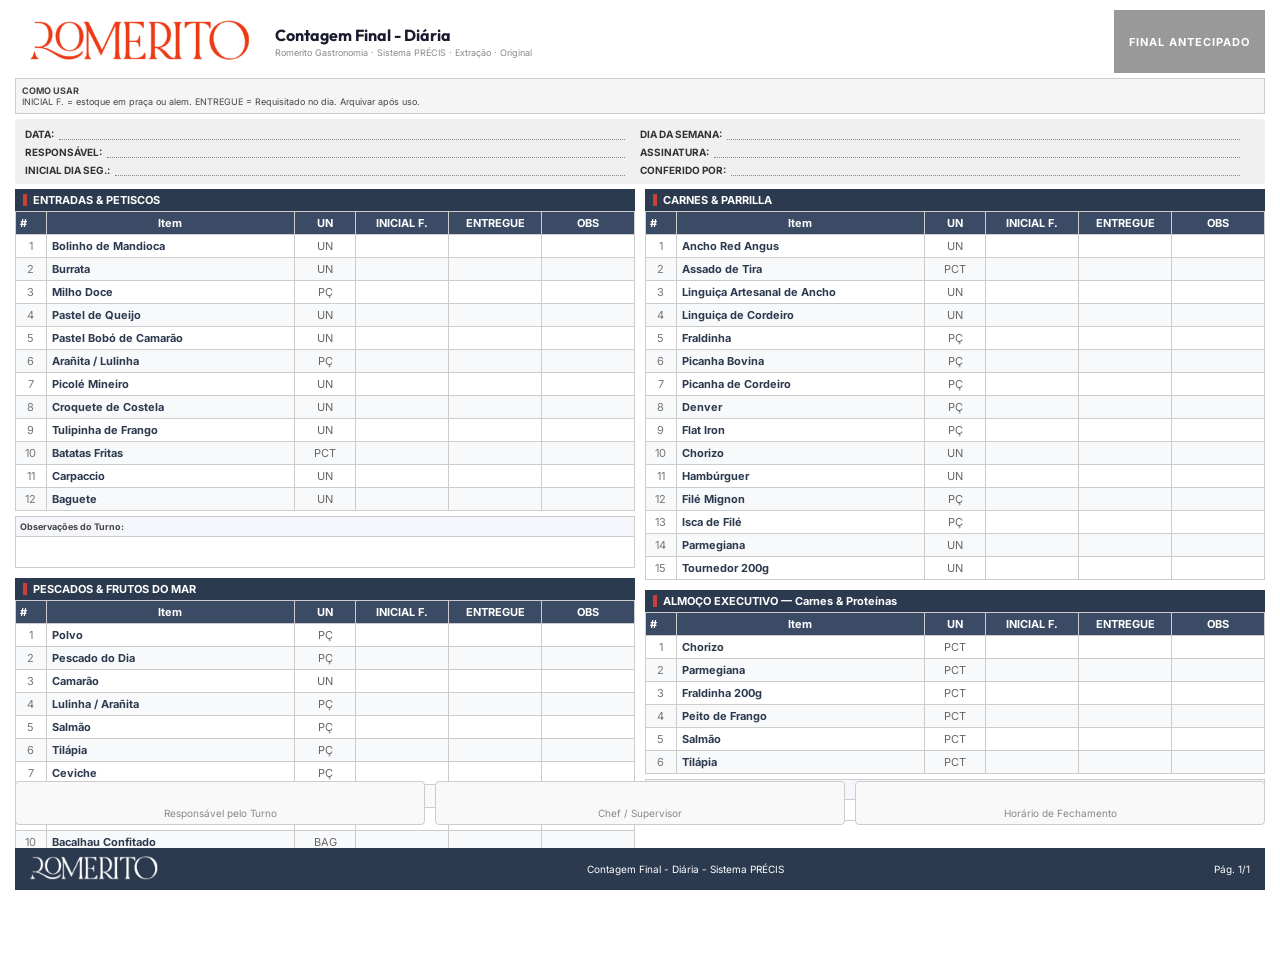
<file: imprimir_contagem_unica.html>
<!DOCTYPE html>
<html lang="pt-BR">
<head>
    <meta charset="UTF-8">
    <title>Contagem Final - Diária (Folha Única)</title>
    <link href="https://fonts.googleapis.com/css2?family=Inter:wght@400;500;600&family=Outfit:wght@500;600;700&display=swap" rel="stylesheet">
    <style>
        body { font-family: 'Inter', 'Segoe UI', Tahoma, Geneva, Verdana, sans-serif; font-size: 11px; color: #333; margin: 0; padding: 0; background-color: #e0e0e0; }
        .print-page { background-color: #ffffff; padding: 10px 15px; position: relative; display: block; box-sizing: border-box; }
        .header-container { display: flex; justify-content: space-between; align-items: stretch; margin-bottom: 5px; }
        .logo-box { padding: 10px 15px; display: flex; align-items: center; justify-content: center; }
        .header-title-box { text-align: left; flex: 1; padding-left: 10px; display: flex; flex-direction: column; justify-content: center; }
        .header-title-box h2 { margin: 0; font-size: 16px; color: #1a1a2e; font-family: 'Outfit', sans-serif; }
        .header-title-box p { margin: 2px 0 0 0; font-size: 9px; color: #888; }
        .header-badge { background-color: #999; color: white; padding: 0 15px; display: flex; align-items: center; justify-content: center; font-weight: bold; font-size: 11px; letter-spacing: 1px; }
        
        .info-grid { display: flex; flex-direction: column; gap: 5px; margin-bottom: 5px; }
        .info-box-full { border: 1px solid #ccc; padding: 6px; font-size: 9px; color: #444; }
        
        .info-box { background-color: #f0f0f0; padding: 8px 10px; margin-bottom: 5px; border-radius: 4px; font-size: 10px; display: flex; flex-direction: column; gap: 5px; }
        .info-row { display: flex; justify-content: space-between; }
        .info-item { flex: 1; font-weight: bold; display: flex; align-items: center; }
        .info-line { font-weight: normal; border-bottom: 1px dotted #888; flex: 1; display: inline-block; margin-left: 5px; margin-right: 15px; height: 12px; }
        
        .grid-container { display: grid; grid-template-columns: 1fr 1fr; gap: 10px; margin-bottom: 90px; }
        
        .section-box { margin-bottom: 10px; }
        .section-title { background-color: #2c3a4f; color: white; padding: 4px 8px; font-size: 11px; font-weight: bold; display: flex; align-items: center; }
        
        table { width: 100%; border-collapse: collapse; font-size: 11px; background-color: white; }
        th { padding: 4px; text-align: center; border: 1px solid #ccc; background-color: #3b4b66; color: white; }
        th:first-child { text-align: left; }
        td { padding: 4px 5px; border: 1px solid #ccc; }
        
        .footer-boxes { position: fixed; bottom: 75px; left: 15px; right: 15px; width: calc(100% - 30px); display: flex; justify-content: space-between; padding-top: 5px; box-sizing: border-box; gap: 10px; }
        .footer-box { border: 1px solid #ccc; flex: 1; text-align: center; padding: 25px 10px 5px 10px; font-size: 10px; color: #888; background-color: #f9f9f9; border-radius: 4px; }
        
        .page-footer { position: fixed; bottom: 10px; left: 15px; right: 15px; width: calc(100% - 30px); box-sizing: border-box; background-color: #2c3a4f; color: white; padding: 8px 15px; display: flex; justify-content: space-between; align-items: center; font-size: 10px; }
        
        @media print {
            body { padding: 0; margin: 0; background-color: white !important; }
            @page { margin: 0.5cm; size: A4 portrait; }
            * { -webkit-print-color-adjust: exact !important; print-color-adjust: exact !important; }
        }
    </style>
</head>
<body>
    <div class="print-page">
        <!-- HEADER -->
        <div class="header-container">
            <div class="logo-box">
                <img src="logo.png" alt="Romerito Logo" style="width: 220px; margin-bottom: 2px;">
            </div>
            <div class="header-title-box">
                <h2>Contagem Final - Diária</h2>
                <p>Romerito Gastronomia · Sistema PRÉCIS · Extração · Original</p>
            </div>
            <div class="header-badge">
                FINAL ANTECIPADO
            </div>
        </div>
        
        <!-- INFO BOXES -->
        <div class="info-grid">
            <div class="info-box-full" style="font-size: 9px; background-color: #f5f5f5;">
                <strong>COMO USAR</strong><br>
                INICIAL F. = estoque em praça ou alem. ENTREGUE = Requisitado no dia. Arquivar após uso.
            </div>
        </div>
        
        <!-- INFO BOX -->
        <div class="info-box">
            <div class="info-row">
                <div class="info-item">DATA: <span class="info-line"></span></div>
                <div class="info-item">DIA DA SEMANA: <span class="info-line"></span></div>
            </div>
            <div class="info-row">
                <div class="info-item">RESPONSÁVEL: <span class="info-line"></span></div>
                <div class="info-item">ASSINATURA: <span class="info-line"></span></div>
            </div>
            <div class="info-row">
                <div class="info-item">INICIAL DIA SEG.: <span class="info-line"></span></div>
                <div class="info-item">CONFERIDO POR: <span class="info-line"></span></div>
            </div>
        </div>

        <div id="print-content" class="grid-container"></div>
        
        <div class="footer-boxes">
            <div class="footer-box">Responsável pelo Turno</div>
            <div class="footer-box">Chef / Supervisor</div>
            <div class="footer-box">Horário de Fechamento</div>
        </div>

        <!-- PAGE FOOTER -->
        <div class="page-footer">
            <div><img src="logo.png" alt="Romerito Logo" style="height: 24px; filter: brightness(0) invert(1);"></div>
            <div>Contagem Final - Diária - Sistema PRÉCIS</div>
            <div>Pág. 1/1</div>
        </div>
    </div>

    <script>
        const CONTAGEM_FINAL_SCHEMA = [
            {
                title: "ENTRADAS & PETISCOS",
                items: [
                    { item: "Bolinho de Mandioca", un: "UN" },
                    { item: "Burrata", un: "UN" },
                    { item: "Milho Doce", un: "PÇ" },
                    { item: "Pastel de Queijo", un: "UN" },
                    { item: "Pastel Bobó de Camarão", un: "UN" },
                    { item: "Arañita / Lulinha", un: "PÇ" },
                    { item: "Picolé Mineiro", un: "UN" },
                    { item: "Croquete de Costela", un: "UN" },
                    { item: "Tulipinha de Frango", un: "UN" },
                    { item: "Batatas Fritas", un: "PCT" },
                    { item: "Carpaccio", un: "UN" },
                    { item: "Baguete", un: "UN" }
                ],
                footer: "obs"
            },
            {
                title: "CARNES & PARRILLA",
                items: [
                    { item: "Ancho Red Angus", un: "UN" },
                    { item: "Assado de Tira", un: "PCT" },
                    { item: "Linguiça Artesanal de Ancho", un: "UN" },
                    { item: "Linguiça de Cordeiro", un: "UN" },
                    { item: "Fraldinha", un: "PÇ" },
                    { item: "Picanha Bovina", un: "PÇ" },
                    { item: "Picanha de Cordeiro", un: "PÇ" },
                    { item: "Denver", un: "PÇ" },
                    { item: "Flat Iron", un: "PÇ" },
                    { item: "Chorizo", un: "UN" },
                    { item: "Hambúrguer", un: "UN" },
                    { item: "Filé Mignon", un: "PÇ" },
                    { item: "Isca de Filé", un: "PÇ" },
                    { item: "Parmegiana", un: "UN" },
                    { item: "Tournedor 200g", un: "UN" }
                ],
                footer: "none"
            },
            {
                title: "PESCADOS & FRUTOS DO MAR",
                items: [
                    { item: "Polvo", un: "PÇ" },
                    { item: "Pescado do Dia", un: "PÇ" },
                    { item: "Camarão", un: "UN" },
                    { item: "Lulinha / Arañita", un: "PÇ" },
                    { item: "Salmão", un: "PÇ" },
                    { item: "Tilápia", un: "PÇ" },
                    { item: "Ceviche", un: "PÇ" },
                    { item: "Tataki", un: "PÇ" },
                    { item: "Sando", un: "UN" },
                    { item: "Bacalhau Confitado", un: "BAG" }
                ],
                footer: "none"
            },
            {
                title: "ALMOÇO EXECUTIVO — Carnes & Proteínas",
                items: [
                    { item: "Chorizo", un: "PCT" },
                    { item: "Parmegiana", un: "PCT" },
                    { item: "Fraldinha 200g", un: "PCT" },
                    { item: "Peito de Frango", un: "PCT" },
                    { item: "Salmão", un: "PCT" },
                    { item: "Tilápia", un: "PCT" }
                ],
                footer: "obs_small"
            }
        ];

        let col1 = '';
        let col2 = '';
        
        CONTAGEM_FINAL_SCHEMA.forEach((section, index) => {
            let sectionHtml = `
                <div class="section-box">
                    <div class="section-title">
                        <div style="width: 4px; height: 12px; background-color: #c94038; margin-right: 6px;"></div> ${section.title}
                    </div>
                    <table>
                        <thead>
                            <tr>
                                <th style="width: 15px;">#</th>
                                <th style="width: 40%;">Item</th>
                                <th style="width: 10%;">UN</th>
                                <th style="width: 15%;">INICIAL F.</th>
                                <th style="width: 15%;">ENTREGUE</th>
                                <th style="width: 15%;">OBS</th>
                            </tr>
                        </thead>
                        <tbody>
                            ${section.items.map((item, idx) => `
                                <tr style="background-color: ${idx % 2 === 0 ? '#ffffff' : '#f8f9fb'};">
                                    <td style="text-align: center; color: #777;">${idx + 1}</td>
                                    <td style="font-weight: bold; color: #2c3a4f;">${item.item}</td>
                                    <td style="text-align: center; color: #666;">${item.un}</td>
                                    <td></td>
                                    <td></td>
                                    <td></td>
                                </tr>
                            `).join('')}
                        </tbody>
                    </table>
            `;

            if (section.footer === 'add') {
                sectionHtml += `
                    <div class="section-title" style="margin-top: 5px; background-color: #4CAF50;">
                        ADICIONAR — Itens extras
                    </div>
                    <table>
                        <tbody>
                            ${[1, 2].map(() => `
                                <tr>
                                    <td style="width: 15px; text-align: center; color: #777;">-</td>
                                    <td style="width: 40%; height: 14px;"></td>
                                    <td style="width: 10%;"></td>
                                    <td style="width: 15%;"></td>
                                    <td style="width: 15%;"></td>
                                    <td style="width: 15%;"></td>
                                </tr>
                            `).join('')}
                        </tbody>
                    </table>
                `;
            }

            if (section.footer === 'obs' || section.footer === 'obs_small') {
                sectionHtml += `
                    <div style="border: 1px solid #ccc; margin-top: 5px;">
                        <div style="background-color: #f4f6fb; padding: 4px; font-weight: bold; font-size: 9px; color: #444; border-bottom: 1px solid #ccc;">
                            Observações do Turno:
                        </div>
                        <div style="height: ${section.footer === 'obs' ? '30px' : '20px'}; background-color: white;"></div>
                    </div>
                `;
            }

            sectionHtml += `</div>`;

            // Enviar para coluna 1 ou 2 baseado na altura visual
            if (index === 0 || index === 2) { // Entradas e Pescados na col1 (12+10=22 items)
                col1 += sectionHtml;
            } else { // Carnes e Executivo na col2 (15+6=21 items)
                col2 += sectionHtml;
            }
        });

        document.getElementById('print-content').innerHTML = `
            <div class="col">${col1}</div>
            <div class="col">${col2}</div>
        `;
        
        window.onload = function() { 
            window.print(); 
        };
    </script>
</body>
</html>
</file>
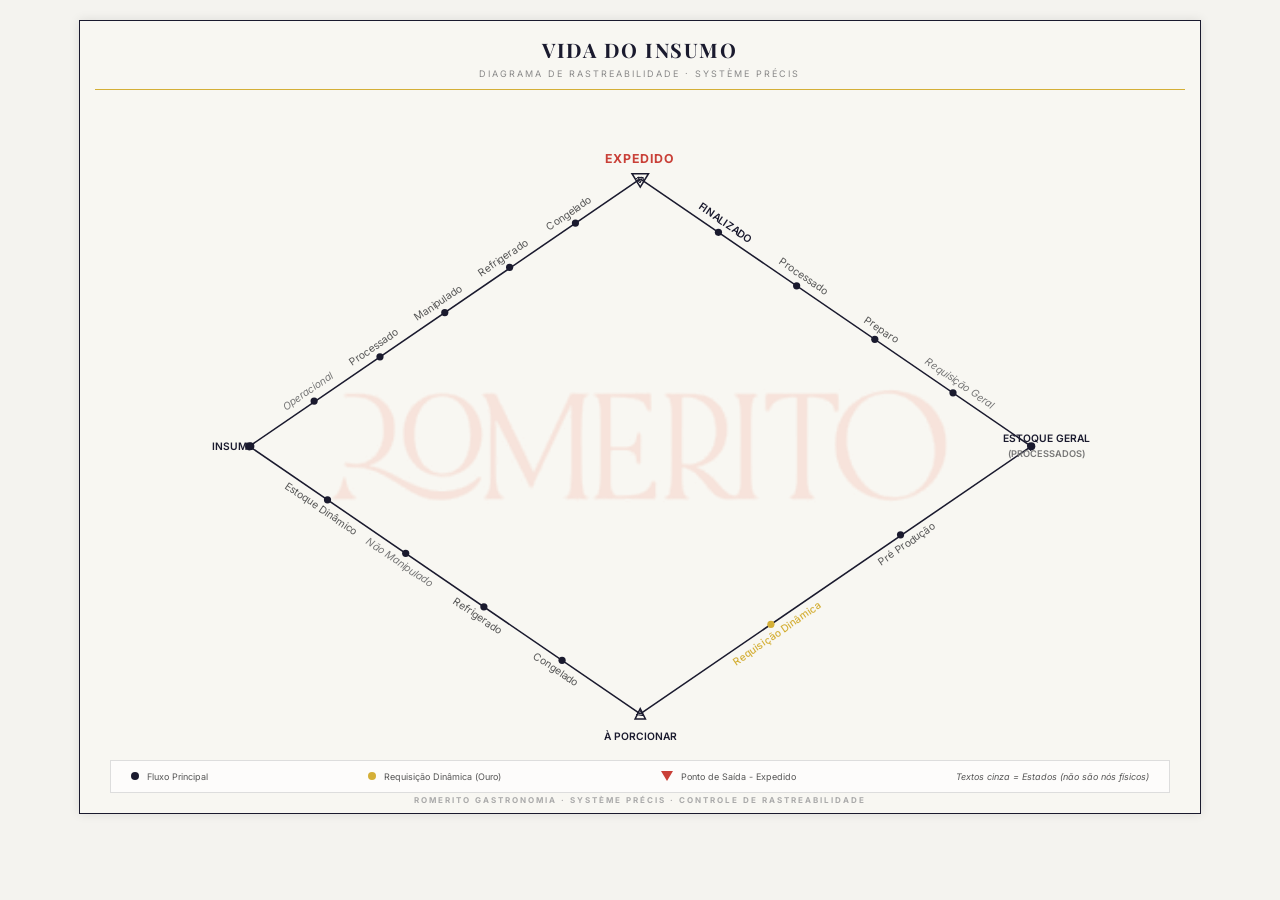
<file: imprimir_diagrama_insumo.html>
<!DOCTYPE html>
<html lang="pt-BR">
<head>
    <meta charset="UTF-8">
    <title>Vida do Insumo - Diagrama Diamante</title>
    <link href="https://fonts.googleapis.com/css2?family=Inter:ital,wght@0,400;0,500;0,600;1,400&family=Playfair+Display:wght@600;700&display=swap" rel="stylesheet">
    <style>
        body { font-family: 'Inter', sans-serif; margin: 0; padding: 0; background-color: #f4f3ef; color: #1a1a2e; }
        
        .print-page { 
            background-color: #f8f7f2; 
            width: 29.7cm; 
            height: 21cm; 
            margin: 20px auto; 
            position: relative; 
            box-sizing: border-box; 
            box-shadow: 0 0 10px rgba(0,0,0,0.1); 
            border: 1px solid #1a1a2e; 
            padding: 15px; 
            overflow: hidden;
            display: flex;
            flex-direction: column;
        }

        /* HEADER & FOOTER (HTML Overlays, out of SVG path space) */
        .doc-header {
            border-bottom: 1px solid #d4af37;
            padding-bottom: 10px;
            text-align: center;
            margin-bottom: 5px;
        }
        .doc-header h2 {
            font-family: 'Playfair Display', serif;
            font-size: 20px;
            margin: 0;
            letter-spacing: 1.5px;
        }
        
        .legend-box {
            position: absolute;
            bottom: 20px;
            left: 30px;
            right: 30px;
            border: 1px solid #ddd;
            padding: 10px 20px;
            background: rgba(255,255,255,0.7);
            display: flex;
            justify-content: space-between;
            font-size: 9px;
            color: #555;
            z-index: 5;
        }
        .legend-item { display: flex; align-items: center; gap: 8px; }

        .svg-container {
            flex: 1;
            position: relative;
            width: 100%;
            height: 100%;
        }

        svg {
            width: 100%;
            height: 100%;
        }
        
        line, path, polygon {
            stroke: #1a1a2e;
            stroke-width: 1.5;
            fill: none;
        }

        .line-gold { stroke: #d4af37; stroke-width: 2; }
        
        /* TEXT STYLES IN SVG */
        text {
            font-family: 'Inter', sans-serif;
            font-size: 10px;
            fill: #555;
            text-anchor: middle;
            pointer-events: none;
        }
        text.bold { font-weight: 600; fill: #1a1a2e; }
        text.italic { font-style: italic; fill: #777; }
        text.gold { fill: #d4af37; font-weight: 500; }
        text.red { fill: #c94038; font-weight: bold; letter-spacing: 1px; font-size: 12px; }
        text.title-watermark {
            font-family: 'Playfair Display', serif;
            font-size: 80px;
            fill: rgba(26, 26, 46, 0.05);
            font-weight: bold;
            letter-spacing: 10px;
        }
        text.subtitle-watermark {
            font-size: 14px;
            fill: rgba(26, 26, 46, 0.1);
            letter-spacing: 6px;
        }

        @media print {
            body { background: white; margin: 0; padding: 0; }
            .print-page { 
                margin: 0 !important; width: 100% !important; height: 100vh !important; 
                box-shadow: none !important; border: none !important; padding: 0 15px !important;
                page-break-inside: avoid;
            }
            @page { margin: 0.5cm; size: A4 landscape; }
            * { -webkit-print-color-adjust: exact !important; print-color-adjust: exact !important; }
        }
    </style>
</head>
<body>
    <div class="print-page">
        <div class="doc-header">
            <h2>VIDA DO INSUMO</h2>
            <div style="font-size: 9px; color: #888; letter-spacing: 2px; margin-top: 5px;">DIAGRAMA DE RASTREABILIDADE · SYSTÈME PRÉCIS</div>
        </div>

        <div class="svg-container">
            <!-- PURE SVG CANVAS (1060x600 for perfect proportional layout) -->
            <svg viewBox="0 0 1060 600" preserveAspectRatio="xMidYMid meet">
                
                <defs>
                    <marker id="arrow" viewBox="0 0 10 10" refX="5" refY="5" markerWidth="4" markerHeight="4" orient="auto-start-reverse">
                        <path d="M 0 0 L 10 5 L 0 10 z" fill="#1a1a2e" />
                    </marker>
                    <marker id="arrow-gold" viewBox="0 0 10 10" refX="5" refY="5" markerWidth="4" markerHeight="4" orient="auto-start-reverse">
                        <path d="M 0 0 L 10 5 L 0 10 z" fill="#d4af37" />
                    </marker>
                </defs>

                <!-- WATERMARK LOGO / BACKGROUND -->
                <image href="logo.png" x="230" y="150" width="600" height="300" opacity="0.1" preserveAspectRatio="xMidYMid meet" />

                <!-- MAIN DIAMOND LINES -->
                <!-- Top Left -->
                <line x1="150" y1="300" x2="530" y2="40" marker-end="url(#arrow)" />
                <!-- Bottom Left -->
                <line x1="150" y1="300" x2="530" y2="560" marker-end="url(#arrow)" />
                <!-- Bottom Right -->
                <line x1="530" y1="560" x2="910" y2="300" marker-end="url(#arrow)" />
                <!-- Top Right -->
                <line x1="910" y1="300" x2="530" y2="40" marker-end="url(#arrow)" />

                <!-- ==================== MAIN TIPS ==================== -->
                
                <!-- LEFT (Insumo) -->
                <circle cx="150" cy="300" r="4" fill="#1a1a2e" />
                <text x="135" y="304" class="bold" text-anchor="end">INSUMO</text>

                <!-- BOTTOM (À Porcionar) -->
                <!-- Triangle Pointing Up -->
                <polygon points="530,555 525,565 535,565" fill="#1a1a2e" stroke="none" />
                <text x="530" y="585" class="bold" text-anchor="middle">À PORCIONAR</text>

                <!-- RIGHT (Estoque Geral) -->
                <circle cx="910" cy="300" r="4" fill="#1a1a2e" />
                <text x="925" y="296" class="bold" text-anchor="start">ESTOQUE GERAL</text>
                <text x="925" y="310" class="bold" style="font-size: 9px; fill: #777;" text-anchor="start">(PROCESSADOS)</text>

                <!-- TOP (Expedido) -->
                <!-- Triangle Pointing Down (Red) -->
                <polygon points="522,35 538,35 530,48" fill="#c94038" stroke="none" />
                <text x="530" y="25" class="red" text-anchor="middle">EXPEDIDO</text>

                <!-- ==================== PATH 1: UPPER LEFT (Angle -34.39) ==================== -->
                <!-- Starts at 150,300 -> Ends at 530,40 -->
                <circle cx="213" cy="256" r="3.5" fill="#1a1a2e" />
                <text x="213" y="248" transform="rotate(-34.39, 213, 256)" class="italic" text-anchor="middle">Operacional</text>
                
                <circle cx="277" cy="213" r="3.5" fill="#1a1a2e" />
                <text x="277" y="205" transform="rotate(-34.39, 277, 213)" text-anchor="middle">Processado</text>
                
                <circle cx="340" cy="170" r="3.5" fill="#1a1a2e" />
                <text x="340" y="162" transform="rotate(-34.39, 340, 170)" text-anchor="middle">Manipulado</text>
                
                <circle cx="403" cy="126" r="3.5" fill="#1a1a2e" />
                <text x="403" y="118" transform="rotate(-34.39, 403, 126)" text-anchor="middle">Refrigerado</text>
                
                <circle cx="467" cy="83" r="3.5" fill="#1a1a2e" />
                <text x="467" y="75" transform="rotate(-34.39, 467, 83)" text-anchor="middle">Congelado</text>

                <!-- ==================== PATH 2: LOWER LEFT (Angle 34.39) ==================== -->
                <!-- Starts at 150,300 -> Ends at 530,560 -->
                <circle cx="226" cy="352" r="3.5" fill="#1a1a2e" />
                <text x="226" y="366" transform="rotate(34.39, 226, 352)" text-anchor="middle">Estoque Dinâmico</text>

                <circle cx="302" cy="404" r="3.5" fill="#1a1a2e" />
                <text x="302" y="418" transform="rotate(34.39, 302, 404)" class="italic" text-anchor="middle">Não Manipulado</text>

                <circle cx="378" cy="456" r="3.5" fill="#1a1a2e" />
                <text x="378" y="470" transform="rotate(34.39, 378, 456)" text-anchor="middle">Refrigerado</text>

                <circle cx="454" cy="508" r="3.5" fill="#1a1a2e" />
                <text x="454" y="522" transform="rotate(34.39, 454, 508)" text-anchor="middle">Congelado</text>

                <!-- ==================== PATH 3: LOWER RIGHT (Angle -34.39) ==================== -->
                <!-- Starts at 530,560 -> Ends at 910,300 -->
                <circle cx="657" cy="473" r="3.5" fill="#d4af37" />
                <text x="657" y="487" transform="rotate(-34.39, 657, 473)" class="gold" text-anchor="middle">Requisição Dinâmica</text>

                <circle cx="783" cy="386" r="3.5" fill="#1a1a2e" />
                <text x="783" y="400" transform="rotate(-34.39, 783, 386)" text-anchor="middle">Pré Produção</text>

                <!-- ==================== PATH 4: UPPER RIGHT (Angle 34.39) ==================== -->
                <!-- Starts at 910,300 -> Ends at 530,40 -->
                <circle cx="834" cy="248" r="3.5" fill="#1a1a2e" />
                <text x="834" y="240" transform="rotate(34.39, 834, 248)" class="italic" text-anchor="middle">Requisição Geral</text>

                <circle cx="758" cy="196" r="3.5" fill="#1a1a2e" />
                <text x="758" y="188" transform="rotate(34.39, 758, 196)" text-anchor="middle">Preparo</text>

                <circle cx="682" cy="144" r="3.5" fill="#1a1a2e" />
                <text x="682" y="136" transform="rotate(34.39, 682, 144)" text-anchor="middle">Processado</text>

                <circle cx="606" cy="92" r="3.5" fill="#1a1a2e" />
                <text x="606" y="84" transform="rotate(34.39, 606, 92)" class="bold" text-anchor="middle">FINALIZADO</text>

            </svg>
        </div>

        <!-- LEGEND -->
        <div class="legend-box">
            <div class="legend-item">
                <div style="width: 8px; height: 8px; background: #1a1a2e; border-radius: 50%;"></div> Fluxo Principal
            </div>
            <div class="legend-item">
                <div style="width: 8px; height: 8px; background: #d4af37; border-radius: 50%;"></div> Requisição Dinâmica (Ouro)
            </div>
            <div class="legend-item">
                <div style="width: 0; height: 0; border-left: 6px solid transparent; border-right: 6px solid transparent; border-top: 10px solid #c94038;"></div> Ponto de Saída - Expedido
            </div>
            <div class="legend-item" style="font-style: italic;">Textos cinza = Estados (não são nós físicos)</div>
        </div>
        <div style="position: absolute; bottom: 8px; left: 0; width: 100%; text-align: center; font-size: 8px; color: #aaa; font-weight: bold; letter-spacing: 2px;">
            ROMERITO GASTRONOMIA · SYSTÈME PRÉCIS · CONTROLE DE RASTREABILIDADE
        </div>
    </div>
</body>
</html>
</file>
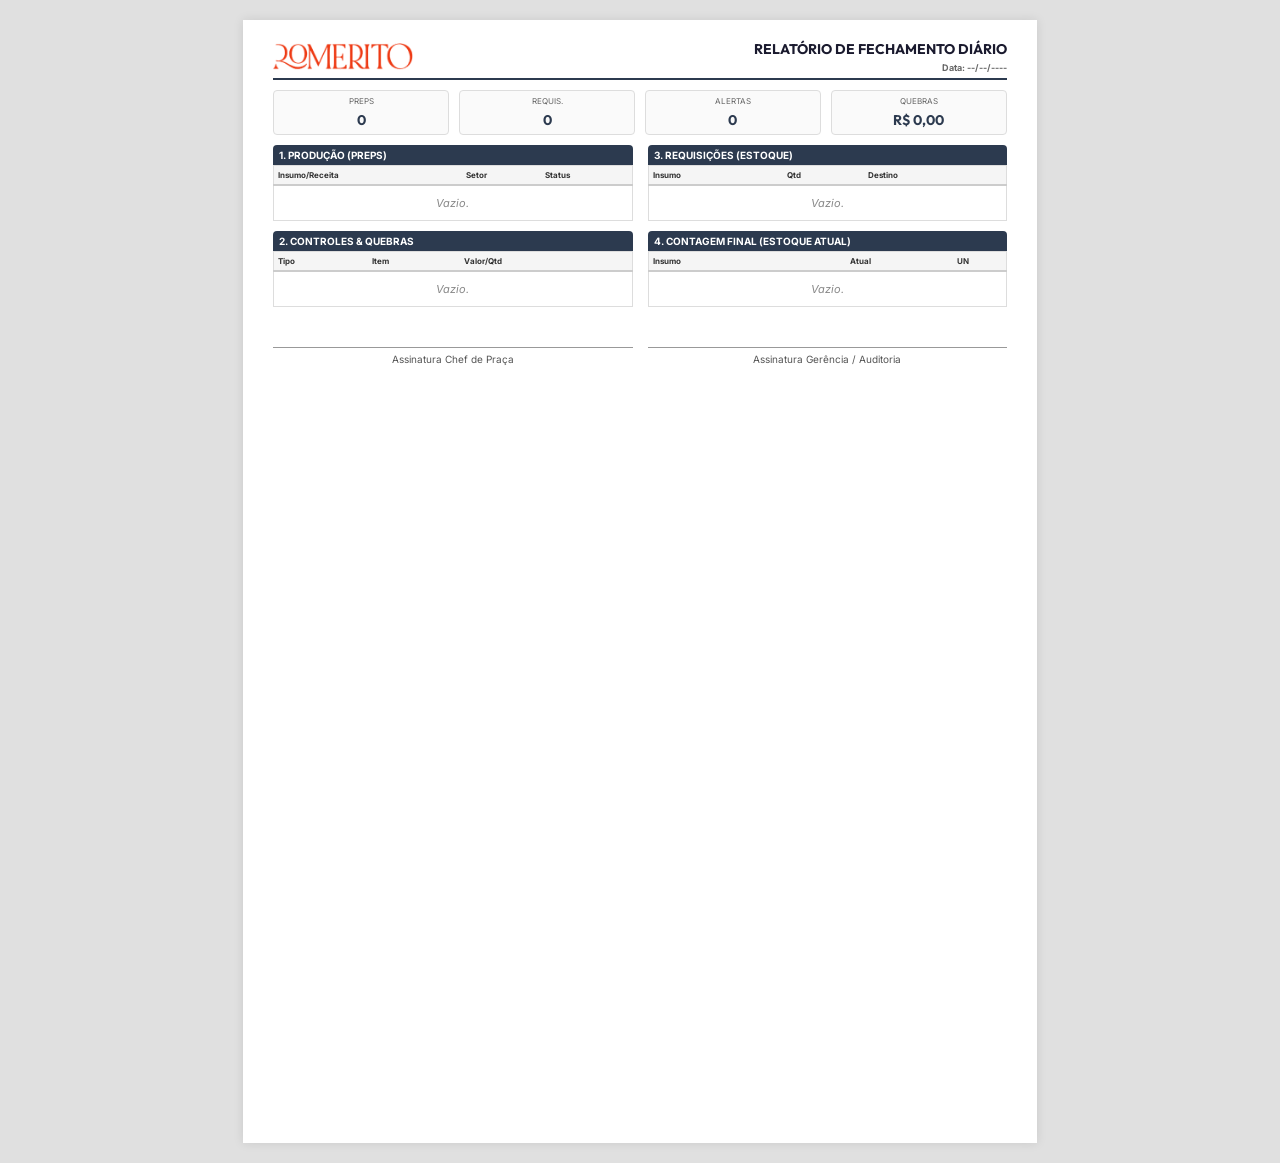
<file: imprimir_fechamento.html>
<!DOCTYPE html>
<html lang="pt-BR">
<head>
    <meta charset="UTF-8">
    <title>Relatório de Fechamento Diário</title>
    <link href="https://fonts.googleapis.com/css2?family=Inter:wght@400;500;600&family=Outfit:wght@500;600;700&display=swap" rel="stylesheet">
    <style>
        body { font-family: 'Inter', 'Segoe UI', Tahoma, Geneva, Verdana, sans-serif; font-size: 11px; color: #333; margin: 0; padding: 0; background-color: #e0e0e0; }
        .print-page { background-color: #ffffff; padding: 20px 30px; position: relative; display: block; box-sizing: border-box; min-height: 29.7cm; width: 21cm; margin: 20px auto; box-shadow: 0 0 10px rgba(0,0,0,0.1); }
        .header-container { display: flex; justify-content: space-between; align-items: stretch; margin-bottom: 15px; border-bottom: 2px solid #2c3a4f; padding-bottom: 10px; }
        .logo-box { display: flex; align-items: center; justify-content: center; }
        .header-title-box { text-align: right; flex: 1; padding-left: 10px; display: flex; flex-direction: column; justify-content: center; }
        .header-title-box h2 { margin: 0; font-size: 18px; color: #1a1a2e; font-family: 'Outfit', sans-serif; text-transform: uppercase; }
        .header-title-box p { margin: 4px 0 0 0; font-size: 11px; color: #666; font-weight: bold; }
        
        .section-box { margin-bottom: 15px; }
        .section-title { background-color: #2c3a4f; color: white; padding: 6px 10px; font-size: 12px; font-weight: bold; display: flex; align-items: center; border-radius: 4px 4px 0 0; text-transform: uppercase; }
        
        table { width: 100%; border-collapse: collapse; font-size: 10px; background-color: white; border: 1px solid #ddd; }
        th { padding: 6px; text-align: left; border-bottom: 2px solid #ccc; background-color: #f5f5f5; color: #333; }
        td { padding: 5px 6px; border-bottom: 1px solid #eee; }
        tr:nth-child(even) { background-color: #fbfbfb; }
        
        .empty-msg { padding: 10px; text-align: center; color: #888; font-style: italic; border: 1px solid #ddd; border-top: none; }
        
        .summary-grid { display: grid; grid-template-columns: repeat(4, 1fr); gap: 10px; margin-bottom: 15px; }
        .summary-card { border: 1px solid #ddd; padding: 10px; text-align: center; border-radius: 4px; background: #fafafa; }
        .summary-card-value { font-size: 18px; font-weight: bold; color: #2c3a4f; margin-top: 5px; font-family: 'Outfit', sans-serif; }
        .summary-card-title { font-size: 9px; color: #666; text-transform: uppercase; }

        .footer-boxes { display: flex; justify-content: space-between; gap: 15px; margin-top: 30px; }
        .footer-box { border-top: 1px solid #999; flex: 1; text-align: center; padding-top: 5px; font-size: 10px; color: #555; }
        
        @media print {
            body { padding: 0; margin: 0; background-color: white !important; }
            .print-page { margin: 0; width: 100%; height: 29.7cm; overflow: hidden; box-shadow: none; padding: 15px; position: relative; }
            @page { margin: 0.5cm; size: A4 portrait; }
            * { -webkit-print-color-adjust: exact !important; print-color-adjust: exact !important; }
            .footer-boxes { position: absolute; bottom: 15px; left: 15px; right: 15px; width: calc(100% - 30px); }
        }
        
        /* 2-column layout for the content to save vertical space */
        .content-grid { display: grid; grid-template-columns: 1fr 1fr; gap: 15px; }
        .section-box { margin-bottom: 10px; }
        .section-title { font-size: 10px; padding: 4px 6px; }
        table { font-size: 8px; }
        th { padding: 4px; }
        td { padding: 3px 4px; }
    </style>
</head>
<body>
    <div class="print-page">
        <!-- HEADER -->
        <div class="header-container" style="margin-bottom: 10px; padding-bottom: 5px;">
            <div class="logo-box">
                <img src="logo.png" alt="Romerito Logo" style="width: 140px;">
            </div>
            <div class="header-title-box">
                <h2 style="font-size: 14px;">Relatório de Fechamento Diário</h2>
                <p id="report-date" style="font-size: 9px;">Data: --/--/----</p>
            </div>
        </div>

        <div class="summary-grid" style="margin-bottom: 10px;">
            <div class="summary-card" style="padding: 5px;">
                <div class="summary-card-title" style="font-size: 8px;">Preps</div>
                <div class="summary-card-value" id="count-preps" style="font-size: 14px;">0</div>
            </div>
            <div class="summary-card" style="padding: 5px;">
                <div class="summary-card-title" style="font-size: 8px;">Requis.</div>
                <div class="summary-card-value" id="count-reqs" style="font-size: 14px;">0</div>
            </div>
            <div class="summary-card" style="padding: 5px;">
                <div class="summary-card-title" style="font-size: 8px;">Alertas</div>
                <div class="summary-card-value" id="count-temp" style="font-size: 14px;">0</div>
            </div>
            <div class="summary-card" style="padding: 5px;">
                <div class="summary-card-title" style="font-size: 8px;">Quebras</div>
                <div class="summary-card-value" id="count-quebras" style="font-size: 14px;">R$ 0,00</div>
            </div>
        </div>
        
        <div class="content-grid">
            <!-- Left Column -->
            <div>
                <!-- PRODUCAO -->
                <div class="section-box">
                    <div class="section-title">1. Produção (Preps)</div>
                    <table id="table-producao">
                        <thead><tr><th>Insumo/Receita</th><th>Setor</th><th>Status</th></tr></thead>
                        <tbody></tbody>
                    </table>
                    <div id="empty-producao" class="empty-msg">Vazio.</div>
                </div>

                <!-- CONTROLES E QUEBRAS -->
                <div class="section-box">
                    <div class="section-title">2. Controles & Quebras</div>
                    <table id="table-controles">
                        <thead><tr><th>Tipo</th><th>Item</th><th>Valor/Qtd</th></tr></thead>
                        <tbody></tbody>
                    </table>
                    <div id="empty-controles" class="empty-msg">Vazio.</div>
                </div>
            </div>

            <!-- Right Column -->
            <div>
                <!-- REQUISICOES -->
                <div class="section-box">
                    <div class="section-title">3. Requisições (Estoque)</div>
                    <table id="table-requisicoes">
                        <thead><tr><th>Insumo</th><th>Qtd</th><th>Destino</th></tr></thead>
                        <tbody></tbody>
                    </table>
                    <div id="empty-requisicoes" class="empty-msg">Vazio.</div>
                </div>

                <!-- CONTAGEM DIARIA UNIFICADA -->
                <div class="section-box">
                    <div class="section-title">4. Contagem Final (Estoque Atual)</div>
                    <table id="table-contagem">
                        <thead><tr><th>Insumo</th><th style="text-align: center;">Atual</th><th style="text-align: center;">UN</th></tr></thead>
                        <tbody></tbody>
                    </table>
                    <div id="empty-contagem" class="empty-msg">Vazio.</div>
                </div>
            </div>
        </div>

        <div class="footer-boxes">
            <div class="footer-box">Assinatura Chef de Praça</div>
            <div class="footer-box">Assinatura Gerência / Auditoria</div>
        </div>
    </div>

    <script>
        document.addEventListener("DOMContentLoaded", () => {
            const rawData = localStorage.getItem('romerito_fechamento_data');
            if (!rawData) {
                alert("Nenhum dado de fechamento encontrado. Gere o relatório através do sistema.");
                return;
            }

            const data = JSON.parse(rawData);
            
            // Format Date
            const [y, m, d] = data.date.split('-');
            document.getElementById('report-date').innerText = `Data: ${d}/${m}/${y}`;
            
            // Summaries
            document.getElementById('count-preps').innerText = data.producao.length;
            document.getElementById('count-reqs').innerText = data.requisicoes.length;
            document.getElementById('count-temp').innerText = data.temperaturas.length;
            
            const totalQuebra = data.quebras.reduce((acc, q) => acc + (parseFloat(q.custoTotal) || 0), 0);
            document.getElementById('count-quebras').innerText = `R$ ${totalQuebra.toFixed(2)}`;

            // 1. Producao
            const tbodyProd = document.querySelector('#table-producao tbody');
            if (data.producao.length > 0) {
                tbodyProd.innerHTML = data.producao.map(p => `
                    <tr>
                        <td><strong>${p.item}</strong></td>
                        <td>${p.setor}</td>
                        <td>${p.status}</td>
                    </tr>
                `).join('');
            } else {
                document.getElementById('table-producao').style.display = 'none';
                document.getElementById('empty-producao').style.display = 'block';
            }

            // 2. Requisicoes
            const tbodyReq = document.querySelector('#table-requisicoes tbody');
            if (data.requisicoes.length > 0) {
                tbodyReq.innerHTML = data.requisicoes.map(r => `
                    <tr>
                        <td><strong>${r.insumo}</strong></td>
                        <td>${r.qtd} ${r.unidade || ''}</td>
                        <td>${r.destino || 'Cozinha'}</td>
                    </tr>
                `).join('');
            } else {
                document.getElementById('table-requisicoes').style.display = 'none';
                document.getElementById('empty-requisicoes').style.display = 'block';
            }

            // 3. Controles
            const tbodyCtrl = document.querySelector('#table-controles tbody');
            let controlesHtml = '';
            
            data.temperaturas.forEach(t => {
                const isAlert = t.status !== 'OK';
                controlesHtml += `
                    <tr>
                        <td><span style="color: ${isAlert ? '#c94038' : '#2a5a3a'}"><strong>TEMP</strong></span></td>
                        <td>${t.equipamento}</td>
                        <td>${t.temp}</td>
                    </tr>
                `;
            });
            data.quebras.forEach(q => {
                controlesHtml += `
                    <tr>
                        <td><span style="color: #c94038"><strong>QUEBRA</strong></span></td>
                        <td>${q.insumo}</td>
                        <td>${q.qtd} ${q.unidade}</td>
                    </tr>
                `;
            });

            if (controlesHtml) {
                tbodyCtrl.innerHTML = controlesHtml;
            } else {
                document.getElementById('table-controles').style.display = 'none';
                document.getElementById('empty-controles').style.display = 'block';
            }

            // 4. Contagem Final (Estoque Atual)
            const tbodyContagem = document.querySelector('#table-contagem tbody');
            if (data.contagem.length > 0) {
                // Sort alphabetically
                const sortedContagem = data.contagem.sort((a,b) => a.insumo.localeCompare(b.insumo));
                tbodyContagem.innerHTML = sortedContagem.map(c => `
                    <tr>
                        <td><strong>${c.insumo}</strong></td>
                        <td style="text-align: center; font-weight: bold; background: #f0f0f0;">${parseFloat(c.estoque_atual).toFixed(2)}</td>
                        <td style="text-align: center;">${c.unidade}</td>
                    </tr>
                `).join('');
            } else {
                document.getElementById('table-contagem').style.display = 'none';
                document.getElementById('empty-contagem').style.display = 'block';
            }

            // Auto print after a small delay
            setTimeout(() => {
                window.print();
            }, 500);
        });
    </script>
</body>
</html>
</file>
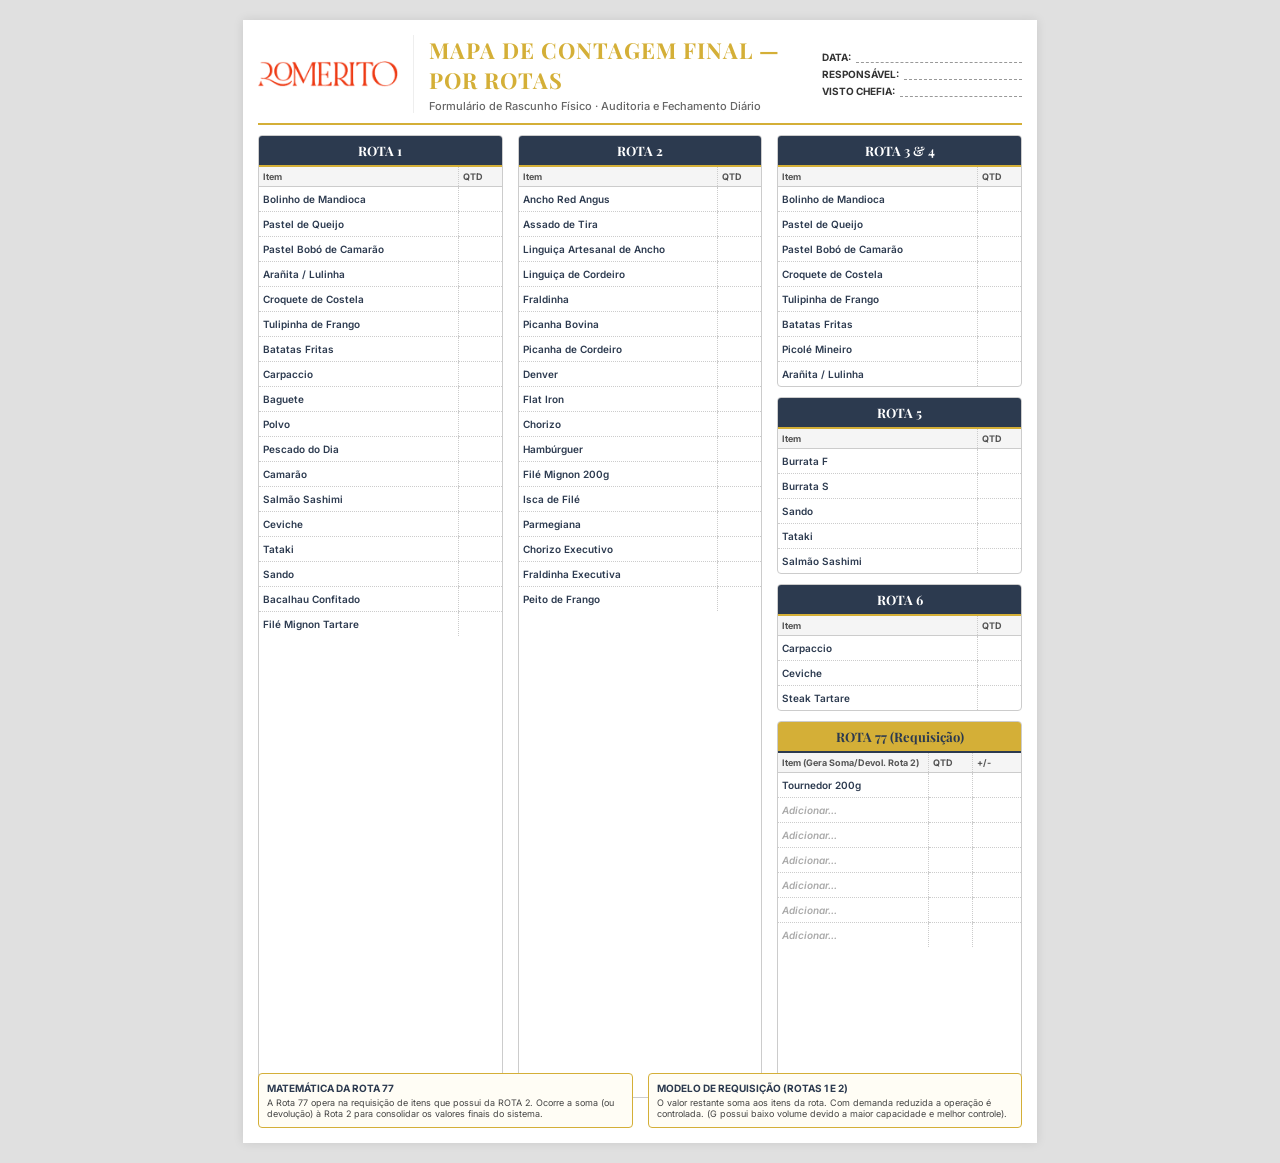
<file: imprimir_rotas_contagem.html>
<!DOCTYPE html>
<html lang="pt-BR">
<head>
    <meta charset="UTF-8">
    <title>Mapa de Contagem por Rotas - Romerito</title>
    <link href="https://fonts.googleapis.com/css2?family=Inter:wght@400;500;600&family=Playfair+Display:wght@600;700&display=swap" rel="stylesheet">
    <style>
        body { font-family: 'Inter', sans-serif; font-size: 11px; color: #333; margin: 0; padding: 0; background-color: #e0e0e0; }
        .print-page { background-color: #ffffff; padding: 15px; width: 21cm; height: 29.7cm; margin: 20px auto; box-sizing: border-box; position: relative; overflow: hidden; box-shadow: 0 0 10px rgba(0,0,0,0.1); }
        
        /* HEADER */
        .header-container { display: flex; justify-content: space-between; align-items: stretch; margin-bottom: 10px; border-bottom: 2px solid #d4af37; padding-bottom: 10px; }
        .logo-box { padding-right: 15px; display: flex; align-items: center; justify-content: center; border-right: 1px solid #eee; }
        .header-title-box { text-align: left; flex: 1; padding-left: 15px; display: flex; flex-direction: column; justify-content: center; }
        .header-title-box h2 { margin: 0; font-size: 22px; color: #d4af37; font-family: 'Playfair Display', serif; text-transform: uppercase; letter-spacing: 1px; }
        .header-title-box p { margin: 4px 0 0 0; font-size: 11px; color: #666; font-weight: 500; }
        
        .header-info { display: flex; flex-direction: column; justify-content: center; gap: 5px; min-width: 200px; }
        .info-row { display: flex; justify-content: space-between; font-weight: bold; font-size: 10px; }
        .info-line { border-bottom: 1px dashed #999; flex: 1; margin-left: 5px; display: inline-block; }
        
        /* GRID LAYOUT FOR ROTAS */
        .rotas-grid { display: grid; grid-template-columns: repeat(3, 1fr); gap: 15px; height: calc(100% - 130px); }
        
        .rota-col { display: flex; flex-direction: column; gap: 10px; }
        
        .rota-box { border: 1px solid #ccc; border-radius: 4px; overflow: hidden; display: flex; flex-direction: column; }
        .rota-header { background-color: #2c3a4f; color: white; padding: 6px; font-weight: bold; font-family: 'Playfair Display', serif; font-size: 13px; text-align: center; border-bottom: 2px solid #d4af37; }
        .rota-header.highlight { background-color: #d4af37; color: #2c3a4f; border-bottom: 2px solid #2c3a4f; }
        
        .rota-table { width: 100%; border-collapse: collapse; font-size: 10px; }
        .rota-table th { background-color: #f5f5f5; border-bottom: 1px solid #ccc; padding: 4px; text-align: left; font-size: 9px; color: #555; }
        .rota-table td { padding: 4px; border-bottom: 1px dotted #ccc; height: 16px; }
        .rota-table tr:last-child td { border-bottom: none; }
        .col-item { font-weight: 600; color: #2c3a4f; }
        .col-input { border-left: 1px dotted #ccc; width: 35px; text-align: center; }
        .col-obs { border-left: 1px dotted #ccc; width: 40px; }
        
        /* FOOTER RULES */
        .footer-rules { position: absolute; bottom: 15px; left: 15px; right: 15px; display: flex; gap: 15px; }
        .rule-box { flex: 1; border: 1px solid #d4af37; background-color: #fffdf5; padding: 8px; border-radius: 4px; font-size: 9px; color: #444; }
        .rule-title { font-weight: bold; color: #2c3a4f; margin-bottom: 3px; font-size: 10px; text-transform: uppercase; }

        @media print {
            body { background: white; margin: 0; padding: 0; }
            .print-page { margin: 0; width: 100%; height: 29.7cm; box-shadow: none; border: none; padding: 10px 15px; }
            @page { margin: 0.5cm; size: A4 portrait; }
            * { -webkit-print-color-adjust: exact !important; print-color-adjust: exact !important; }
        }
    </style>
</head>
<body>
    <div class="print-page">
        <!-- HEADER -->
        <div class="header-container">
            <div class="logo-box">
                <img src="logo.png" alt="Romerito Logo" style="width: 140px;">
            </div>
            <div class="header-title-box">
                <h2>Mapa de Contagem Final — Por Rotas</h2>
                <p>Formulário de Rascunho Físico · Auditoria e Fechamento Diário</p>
            </div>
            <div class="header-info">
                <div class="info-row"><span>DATA:</span> <span class="info-line"></span></div>
                <div class="info-row"><span>RESPONSÁVEL:</span> <span class="info-line"></span></div>
                <div class="info-row"><span>VISTO CHEFIA:</span> <span class="info-line"></span></div>
            </div>
        </div>
        
        <!-- ROTAS GRID -->
        <div class="rotas-grid">
            
            <!-- COLUMN 1: ROTA 1 -->
            <div class="rota-col">
                <div class="rota-box" style="flex: 1;">
                    <div class="rota-header">ROTA 1</div>
                    <table class="rota-table">
                        <thead><tr><th>Item</th><th class="col-input">QTD</th></tr></thead>
                        <tbody>
                            <tr><td class="col-item">Bolinho de Mandioca</td><td class="col-input"></td></tr>
                            <tr><td class="col-item">Pastel de Queijo</td><td class="col-input"></td></tr>
                            <tr><td class="col-item">Pastel Bobó de Camarão</td><td class="col-input"></td></tr>
                            <tr><td class="col-item">Arañita / Lulinha</td><td class="col-input"></td></tr>
                            <tr><td class="col-item">Croquete de Costela</td><td class="col-input"></td></tr>
                            <tr><td class="col-item">Tulipinha de Frango</td><td class="col-input"></td></tr>
                            <tr><td class="col-item">Batatas Fritas</td><td class="col-input"></td></tr>
                            <tr><td class="col-item">Carpaccio</td><td class="col-input"></td></tr>
                            <tr><td class="col-item">Baguete</td><td class="col-input"></td></tr>
                            <tr><td class="col-item">Polvo</td><td class="col-input"></td></tr>
                            <tr><td class="col-item">Pescado do Dia</td><td class="col-input"></td></tr>
                            <tr><td class="col-item">Camarão</td><td class="col-input"></td></tr>
                            <tr><td class="col-item">Salmão Sashimi</td><td class="col-input"></td></tr>
                            <tr><td class="col-item">Ceviche</td><td class="col-input"></td></tr>
                            <tr><td class="col-item">Tataki</td><td class="col-input"></td></tr>
                            <tr><td class="col-item">Sando</td><td class="col-input"></td></tr>
                            <tr><td class="col-item">Bacalhau Confitado</td><td class="col-input"></td></tr>
                            <tr><td class="col-item">Filé Mignon Tartare</td><td class="col-input"></td></tr>
                        </tbody>
                    </table>
                </div>
            </div>
            
            <!-- COLUMN 2: ROTA 2 -->
            <div class="rota-col">
                <div class="rota-box" style="flex: 1;">
                    <div class="rota-header">ROTA 2</div>
                    <table class="rota-table">
                        <thead><tr><th>Item</th><th class="col-input">QTD</th></tr></thead>
                        <tbody>
                            <tr><td class="col-item">Ancho Red Angus</td><td class="col-input"></td></tr>
                            <tr><td class="col-item">Assado de Tira</td><td class="col-input"></td></tr>
                            <tr><td class="col-item">Linguiça Artesanal de Ancho</td><td class="col-input"></td></tr>
                            <tr><td class="col-item">Linguiça de Cordeiro</td><td class="col-input"></td></tr>
                            <tr><td class="col-item">Fraldinha</td><td class="col-input"></td></tr>
                            <tr><td class="col-item">Picanha Bovina</td><td class="col-input"></td></tr>
                            <tr><td class="col-item">Picanha de Cordeiro</td><td class="col-input"></td></tr>
                            <tr><td class="col-item">Denver</td><td class="col-input"></td></tr>
                            <tr><td class="col-item">Flat Iron</td><td class="col-input"></td></tr>
                            <tr><td class="col-item">Chorizo</td><td class="col-input"></td></tr>
                            <tr><td class="col-item">Hambúrguer</td><td class="col-input"></td></tr>
                            <tr><td class="col-item">Filé Mignon 200g</td><td class="col-input"></td></tr>
                            <tr><td class="col-item">Isca de Filé</td><td class="col-input"></td></tr>
                            <tr><td class="col-item">Parmegiana</td><td class="col-input"></td></tr>
                            <tr><td class="col-item">Chorizo Executivo</td><td class="col-input"></td></tr>
                            <tr><td class="col-item">Fraldinha Executiva</td><td class="col-input"></td></tr>
                            <tr><td class="col-item">Peito de Frango</td><td class="col-input"></td></tr>
                        </tbody>
                    </table>
                </div>
            </div>

            <!-- COLUMN 3: ROTA 3, 4, 5, 6 e ROTA 77 -->
            <div class="rota-col">
                <div class="rota-box">
                    <div class="rota-header">ROTA 3 & 4</div>
                    <table class="rota-table">
                        <thead><tr><th>Item</th><th class="col-input">QTD</th></tr></thead>
                        <tbody>
                            <tr><td class="col-item">Bolinho de Mandioca</td><td class="col-input"></td></tr>
                            <tr><td class="col-item">Pastel de Queijo</td><td class="col-input"></td></tr>
                            <tr><td class="col-item">Pastel Bobó de Camarão</td><td class="col-input"></td></tr>
                            <tr><td class="col-item">Croquete de Costela</td><td class="col-input"></td></tr>
                            <tr><td class="col-item">Tulipinha de Frango</td><td class="col-input"></td></tr>
                            <tr><td class="col-item">Batatas Fritas</td><td class="col-input"></td></tr>
                            <tr><td class="col-item">Picolé Mineiro</td><td class="col-input"></td></tr>
                            <tr><td class="col-item">Arañita / Lulinha</td><td class="col-input"></td></tr>
                        </tbody>
                    </table>
                </div>
                
                <div class="rota-box">
                    <div class="rota-header">ROTA 5</div>
                    <table class="rota-table">
                        <thead><tr><th>Item</th><th class="col-input">QTD</th></tr></thead>
                        <tbody>
                            <tr><td class="col-item">Burrata F</td><td class="col-input"></td></tr>
                            <tr><td class="col-item">Burrata S</td><td class="col-input"></td></tr>
                            <tr><td class="col-item">Sando</td><td class="col-input"></td></tr>
                            <tr><td class="col-item">Tataki</td><td class="col-input"></td></tr>
                            <tr><td class="col-item">Salmão Sashimi</td><td class="col-input"></td></tr>
                        </tbody>
                    </table>
                </div>

                <div class="rota-box">
                    <div class="rota-header">ROTA 6</div>
                    <table class="rota-table">
                        <thead><tr><th>Item</th><th class="col-input">QTD</th></tr></thead>
                        <tbody>
                            <tr><td class="col-item">Carpaccio</td><td class="col-input"></td></tr>
                            <tr><td class="col-item">Ceviche</td><td class="col-input"></td></tr>
                            <tr><td class="col-item">Steak Tartare</td><td class="col-input"></td></tr>
                        </tbody>
                    </table>
                </div>
                
                <div class="rota-box" style="flex: 1;">
                    <div class="rota-header highlight">ROTA 77 (Requisição)</div>
                    <table class="rota-table">
                        <thead><tr><th>Item (Gera Soma/Devol. Rota 2)</th><th class="col-input">QTD</th><th class="col-obs">+/-</th></tr></thead>
                        <tbody>
                            <tr><td class="col-item">Tournedor 200g</td><td class="col-input"></td><td class="col-obs"></td></tr>
                            <tr><td class="col-item" style="color: #aaa; font-style: italic;">Adicionar...</td><td class="col-input"></td><td class="col-obs"></td></tr>
                            <tr><td class="col-item" style="color: #aaa; font-style: italic;">Adicionar...</td><td class="col-input"></td><td class="col-obs"></td></tr>
                            <tr><td class="col-item" style="color: #aaa; font-style: italic;">Adicionar...</td><td class="col-input"></td><td class="col-obs"></td></tr>
                            <tr><td class="col-item" style="color: #aaa; font-style: italic;">Adicionar...</td><td class="col-input"></td><td class="col-obs"></td></tr>
                            <tr><td class="col-item" style="color: #aaa; font-style: italic;">Adicionar...</td><td class="col-input"></td><td class="col-obs"></td></tr>
                            <tr><td class="col-item" style="color: #aaa; font-style: italic;">Adicionar...</td><td class="col-input"></td><td class="col-obs"></td></tr>
                        </tbody>
                    </table>
                </div>
            </div>

        </div>
        
        <!-- FOOTER RULES -->
        <div class="footer-rules">
            <div class="rule-box">
                <div class="rule-title">Matemática da Rota 77</div>
                A Rota 77 opera na requisição de itens que possui da ROTA 2. Ocorre a soma (ou devolução) à Rota 2 para consolidar os valores finais do sistema.
            </div>
            <div class="rule-box">
                <div class="rule-title">Modelo de Requisição (Rotas 1 e 2)</div>
                O valor restante soma aos itens da rota. Com demanda reduzida a operação é controlada. (G possui baixo volume devido a maior capacidade e melhor controle).
            </div>
        </div>
    </div>
</body>
</html>
</file>
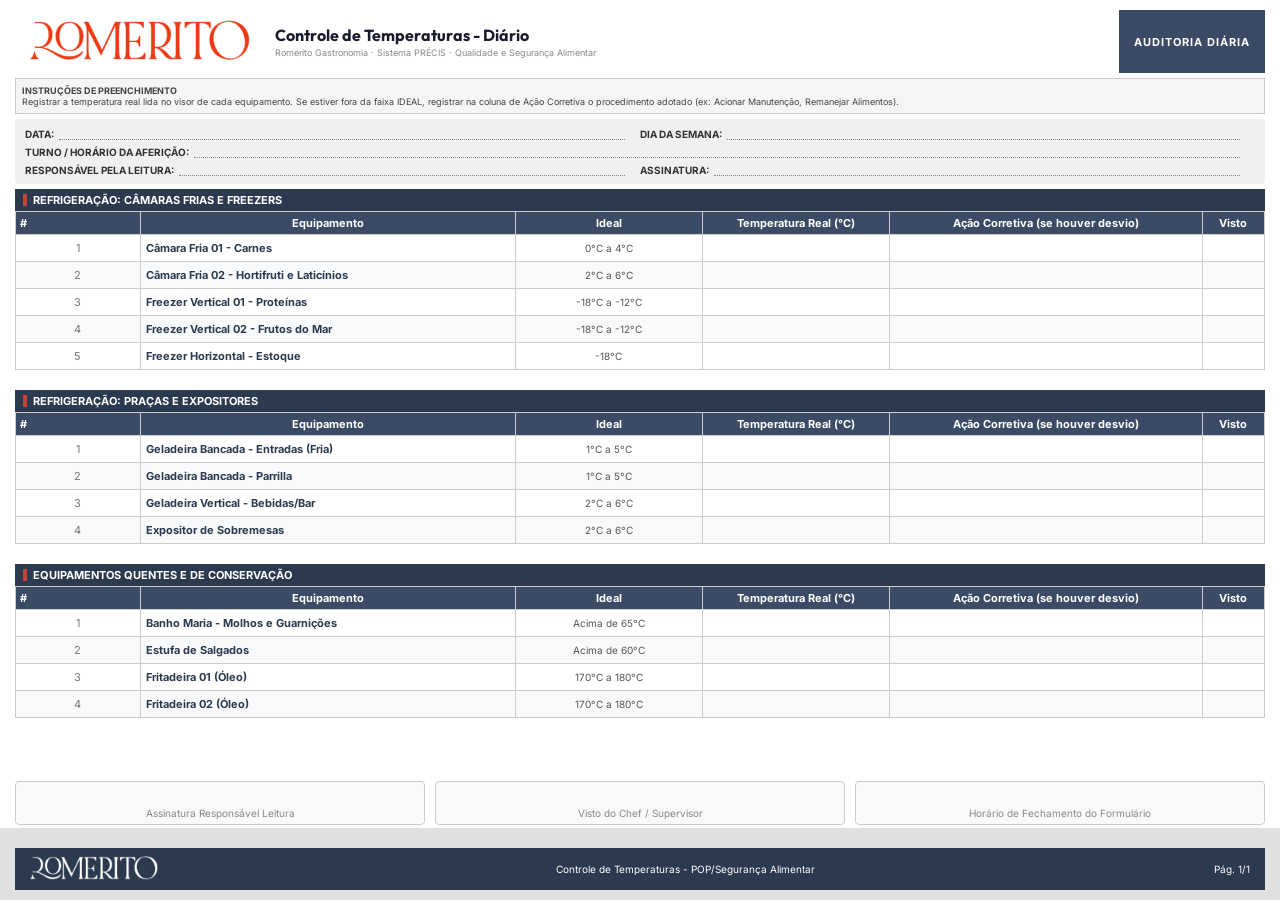
<file: imprimir_temperaturas.html>
<!DOCTYPE html>
<html lang="pt-BR">
<head>
    <meta charset="UTF-8">
    <title>Controle de Temperaturas - Diário (Folha Única)</title>
    <link href="https://fonts.googleapis.com/css2?family=Inter:wght@400;500;600&family=Outfit:wght@500;600;700&display=swap" rel="stylesheet">
    <style>
        body { font-family: 'Inter', 'Segoe UI', Tahoma, Geneva, Verdana, sans-serif; font-size: 11px; color: #333; margin: 0; padding: 0; background-color: #e0e0e0; }
        .print-page { background-color: #ffffff; padding: 10px 15px; position: relative; display: block; box-sizing: border-box; }
        .header-container { display: flex; justify-content: space-between; align-items: stretch; margin-bottom: 5px; }
        .logo-box { padding: 10px 15px; display: flex; align-items: center; justify-content: center; }
        .header-title-box { text-align: left; flex: 1; padding-left: 10px; display: flex; flex-direction: column; justify-content: center; }
        .header-title-box h2 { margin: 0; font-size: 16px; color: #1a1a2e; font-family: 'Outfit', sans-serif; }
        .header-title-box p { margin: 2px 0 0 0; font-size: 9px; color: #888; }
        .header-badge { background-color: #3b4b66; color: white; padding: 0 15px; display: flex; align-items: center; justify-content: center; font-weight: bold; font-size: 11px; letter-spacing: 1px; }
        
        .info-grid { display: flex; flex-direction: column; gap: 5px; margin-bottom: 5px; }
        .info-box-full { border: 1px solid #ccc; padding: 6px; font-size: 9px; color: #444; }
        
        .info-box { background-color: #f0f0f0; padding: 8px 10px; margin-bottom: 5px; border-radius: 4px; font-size: 10px; display: flex; flex-direction: column; gap: 5px; }
        .info-row { display: flex; justify-content: space-between; }
        .info-item { flex: 1; font-weight: bold; display: flex; align-items: center; }
        .info-line { font-weight: normal; border-bottom: 1px dotted #888; flex: 1; display: inline-block; margin-left: 5px; margin-right: 15px; height: 12px; }
        
        .grid-container { display: flex; flex-direction: column; gap: 10px; margin-bottom: 90px; }
        
        .section-box { margin-bottom: 10px; }
        .section-title { background-color: #2c3a4f; color: white; padding: 4px 8px; font-size: 11px; font-weight: bold; display: flex; align-items: center; }
        
        table { width: 100%; border-collapse: collapse; font-size: 11px; background-color: white; }
        th { padding: 4px; text-align: center; border: 1px solid #ccc; background-color: #3b4b66; color: white; }
        th:first-child { text-align: left; }
        td { padding: 4px 5px; border: 1px solid #ccc; height: 18px;}
        
        .footer-boxes { position: fixed; bottom: 75px; left: 15px; right: 15px; width: calc(100% - 30px); display: flex; justify-content: space-between; padding-top: 5px; box-sizing: border-box; gap: 10px; }
        .footer-box { border: 1px solid #ccc; flex: 1; text-align: center; padding: 25px 10px 5px 10px; font-size: 10px; color: #888; background-color: #f9f9f9; border-radius: 4px; }
        
        .page-footer { position: fixed; bottom: 10px; left: 15px; right: 15px; width: calc(100% - 30px); box-sizing: border-box; background-color: #2c3a4f; color: white; padding: 8px 15px; display: flex; justify-content: space-between; align-items: center; font-size: 10px; }
        
        @media print {
            body { padding: 0; margin: 0; background-color: white !important; }
            @page { margin: 0.5cm; size: A4 portrait; }
            * { -webkit-print-color-adjust: exact !important; print-color-adjust: exact !important; }
        }
    </style>
</head>
<body>
    <div class="print-page">
        <!-- HEADER -->
        <div class="header-container">
            <div class="logo-box">
                <img src="logo.png" alt="Romerito Logo" style="width: 220px; margin-bottom: 2px;">
            </div>
            <div class="header-title-box">
                <h2>Controle de Temperaturas - Diário</h2>
                <p>Romerito Gastronomia · Sistema PRÉCIS · Qualidade e Segurança Alimentar</p>
            </div>
            <div class="header-badge">
                AUDITORIA DIÁRIA
            </div>
        </div>
        
        <!-- INFO BOXES -->
        <div class="info-grid">
            <div class="info-box-full" style="font-size: 9px; background-color: #f5f5f5;">
                <strong>INSTRUÇÕES DE PREENCHIMENTO</strong><br>
                Registrar a temperatura real lida no visor de cada equipamento. Se estiver fora da faixa IDEAL, registrar na coluna de Ação Corretiva o procedimento adotado (ex: Acionar Manutenção, Remanejar Alimentos). 
            </div>
        </div>
        
        <!-- INFO BOX -->
        <div class="info-box">
            <div class="info-row">
                <div class="info-item">DATA: <span class="info-line"></span></div>
                <div class="info-item">DIA DA SEMANA: <span class="info-line"></span></div>
            </div>
            <div class="info-row">
                <div class="info-item">TURNO / HORÁRIO DA AFERIÇÃO: <span class="info-line"></span></div>
            </div>
            <div class="info-row">
                <div class="info-item">RESPONSÁVEL PELA LEITURA: <span class="info-line"></span></div>
                <div class="info-item">ASSINATURA: <span class="info-line"></span></div>
            </div>
        </div>

        <div id="print-content" class="grid-container"></div>
        
        <div class="footer-boxes">
            <div class="footer-box">Assinatura Responsável Leitura</div>
            <div class="footer-box">Visto do Chef / Supervisor</div>
            <div class="footer-box">Horário de Fechamento do Formulário</div>
        </div>

        <!-- PAGE FOOTER -->
        <div class="page-footer">
            <div><img src="logo.png" alt="Romerito Logo" style="height: 24px; filter: brightness(0) invert(1);"></div>
            <div>Controle de Temperaturas - POP/Segurança Alimentar</div>
            <div>Pág. 1/1</div>
        </div>
    </div>

    <script>
        const TEMPERATURAS_SCHEMA = [
            {
                title: "REFRIGERAÇÃO: CÂMARAS FRIAS E FREEZERS",
                items: [
                    { item: "Câmara Fria 01 - Carnes", ideal: "0°C a 4°C" },
                    { item: "Câmara Fria 02 - Hortifruti e Laticínios", ideal: "2°C a 6°C" },
                    { item: "Freezer Vertical 01 - Proteínas", ideal: "-18°C a -12°C" },
                    { item: "Freezer Vertical 02 - Frutos do Mar", ideal: "-18°C a -12°C" },
                    { item: "Freezer Horizontal - Estoque", ideal: "-18°C" }
                ]
            },
            {
                title: "REFRIGERAÇÃO: PRAÇAS E EXPOSITORES",
                items: [
                    { item: "Geladeira Bancada - Entradas (Fria)", ideal: "1°C a 5°C" },
                    { item: "Geladeira Bancada - Parrilla", ideal: "1°C a 5°C" },
                    { item: "Geladeira Vertical - Bebidas/Bar", ideal: "2°C a 6°C" },
                    { item: "Expositor de Sobremesas", ideal: "2°C a 6°C" }
                ]
            },
            {
                title: "EQUIPAMENTOS QUENTES E DE CONSERVAÇÃO",
                items: [
                    { item: "Banho Maria - Molhos e Guarnições", ideal: "Acima de 65°C" },
                    { item: "Estufa de Salgados", ideal: "Acima de 60°C" },
                    { item: "Fritadeira 01 (Óleo)", ideal: "170°C a 180°C" },
                    { item: "Fritadeira 02 (Óleo)", ideal: "170°C a 180°C" }
                ]
            }
        ];

        let contentHtml = '';
        
        TEMPERATURAS_SCHEMA.forEach((section, index) => {
            let sectionHtml = `
                <div class="section-box">
                    <div class="section-title">
                        <div style="width: 4px; height: 12px; background-color: #c94038; margin-right: 6px;"></div> ${section.title}
                    </div>
                    <table>
                        <thead>
                            <tr>
                                <th style="width: 10px;">#</th>
                                <th style="width: 30%;">Equipamento</th>
                                <th style="width: 15%;">Ideal</th>
                                <th style="width: 15%;">Temperatura Real (°C)</th>
                                <th style="width: 25%;">Ação Corretiva (se houver desvio)</th>
                                <th style="width: 5%;">Visto</th>
                            </tr>
                        </thead>
                        <tbody>
                            ${section.items.map((item, idx) => `
                                <tr style="background-color: ${idx % 2 === 0 ? '#ffffff' : '#f8f9fb'};">
                                    <td style="text-align: center; color: #777;">${idx + 1}</td>
                                    <td style="font-weight: bold; color: #2c3a4f;">${item.item}</td>
                                    <td style="text-align: center; color: #555; font-size: 10px;">${item.ideal}</td>
                                    <td></td>
                                    <td></td>
                                    <td></td>
                                </tr>
                            `).join('')}
                        </tbody>
                    </table>
                </div>
            `;
            contentHtml += sectionHtml;
        });

        document.getElementById('print-content').innerHTML = contentHtml;

        // Auto-print option for convenience
        // window.onload = () => { setTimeout(() => { window.print(); }, 500); };
    </script>
</body>
</html>
</file>
